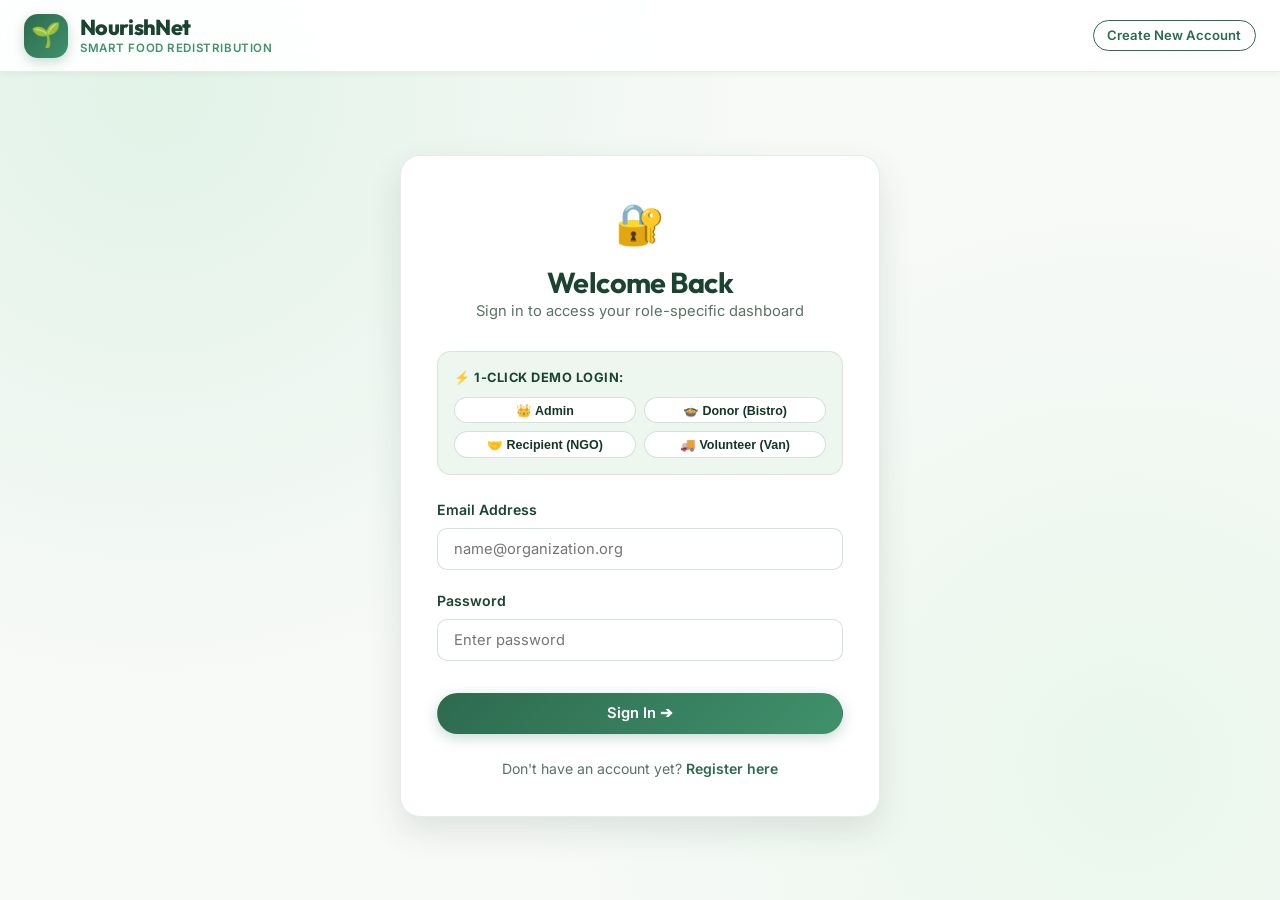
<file: frontend/login.html>
<!DOCTYPE html>
<html lang="en">
<head>
  <meta charset="UTF-8">
  <meta name="viewport" content="width=device-width, initial-scale=1.0">
  <title>Sign In — NourishNet</title>
  
  <link rel="preconnect" href="https://fonts.googleapis.com">
  <link rel="preconnect" href="https://fonts.gstatic.com" crossorigin>
  <link href="https://fonts.googleapis.com/css2?family=Inter:wght@400;500;600;700&family=Outfit:wght@600;700;800&display=swap" rel="stylesheet">
  
  <link rel="stylesheet" href="css/style.css">
  <link rel="stylesheet" href="css/dashboard.css">
  <link rel="stylesheet" href="css/responsive.css">
</head>
<body style="display:flex;flex-direction:column;min-height:100vh;">

  <!-- Simple Header -->
  <header class="site-navbar">
    <div class="navbar-inner">
      <a href="index.html" class="brand-link">
        <div class="brand-icon">🌱</div>
        <div class="brand-text">
          <h1>NourishNet</h1>
          <span>Smart Food Redistribution</span>
        </div>
      </a>
      <a href="register.html" class="btn btn-outline btn-sm">Create New Account</a>
    </div>
  </header>

  <!-- Login Form Container -->
  <main style="flex:1;display:flex;align-items:center;justify-content:center;padding:2.5rem 1.5rem;">
    <div class="card" style="width:100%;max-width:480px;padding:2.25rem;box-shadow:var(--shadow-lg);">
      <div style="text-align:center;margin-bottom:1.75rem;">
        <div style="font-size:2.5rem;margin-bottom:0.5rem;">🔐</div>
        <h2 style="font-size:1.8rem;color:var(--color-forest-dark);">Welcome Back</h2>
        <p style="color:var(--text-muted);font-size:0.92rem;">Sign in to access your role-specific dashboard</p>
      </div>

      <!-- 1-Click Demo Fill Selector -->
      <div style="background:var(--color-pastel-tint);border-radius:var(--radius-md);padding:1rem;margin-bottom:1.5rem;border:1px solid var(--border-subtle);">
        <div style="font-size:0.8rem;font-weight:700;color:var(--color-forest-dark);margin-bottom:0.5rem;text-transform:uppercase;letter-spacing:0.04em;">
          ⚡ 1-Click Demo Login:
        </div>
        <div style="display:grid;grid-template-columns:1fr 1fr;gap:0.5rem;">
          <button type="button" class="btn-demo-pill" onclick="fillAndSubmit('admin@nourishnet.org', 'admin123')">
            👑 Admin
          </button>
          <button type="button" class="btn-demo-pill" onclick="fillAndSubmit('greenbites@restaurant.com', 'donor123')">
            🍲 Donor (Bistro)
          </button>
          <button type="button" class="btn-demo-pill" onclick="fillAndSubmit('hope.shelter@ngo.org', 'recip123')">
            🤝 Recipient (NGO)
          </button>
          <button type="button" class="btn-demo-pill" onclick="fillAndSubmit('alex.driver@volunteer.org', 'volun123')">
            🚚 Volunteer (Van)
          </button>
        </div>
      </div>

      <!-- Main Login Form -->
      <form id="loginForm">
        <div class="form-group">
          <label class="form-label" for="loginEmail">Email Address</label>
          <input type="email" id="loginEmail" class="form-control" placeholder="name@organization.org" required>
        </div>

        <div class="form-group">
          <label class="form-label" for="loginPassword">Password</label>
          <input type="password" id="loginPassword" class="form-control" placeholder="Enter password" required>
        </div>

        <button type="submit" id="loginSubmitBtn" class="btn btn-primary" style="width:100%;margin-top:0.75rem;">
          Sign In ➔
        </button>
      </form>

      <div style="text-align:center;margin-top:1.5rem;font-size:0.88rem;color:var(--text-muted);">
        Don't have an account yet? <a href="register.html" style="font-weight:600;color:var(--color-forest-main);">Register here</a>
      </div>
    </div>
  </main>

  <script src="js/api.js"></script>
  <script src="js/auth.js"></script>
  <script>
    async function fillAndSubmit(email, password) {
      document.getElementById('loginEmail').value = email;
      document.getElementById('loginPassword').value = password;
      await handleLogin();
    }

    async function handleLogin() {
      const email = document.getElementById('loginEmail').value.trim();
      const password = document.getElementById('loginPassword').value;
      const btn = document.getElementById('loginSubmitBtn');

      btn.disabled = true;
      btn.textContent = 'Verifying credentials...';

      try {
        const user = await Auth.login(email, password);
        setTimeout(() => {
          Auth.redirectToDashboard(user.role);
        }, 500);
      } catch (err) {
        btn.disabled = false;
        btn.textContent = 'Sign In ➔';
      }
    }

    document.getElementById('loginForm').addEventListener('submit', (e) => {
      e.preventDefault();
      handleLogin();
    });
  </script>
</body>
</html>
</file>
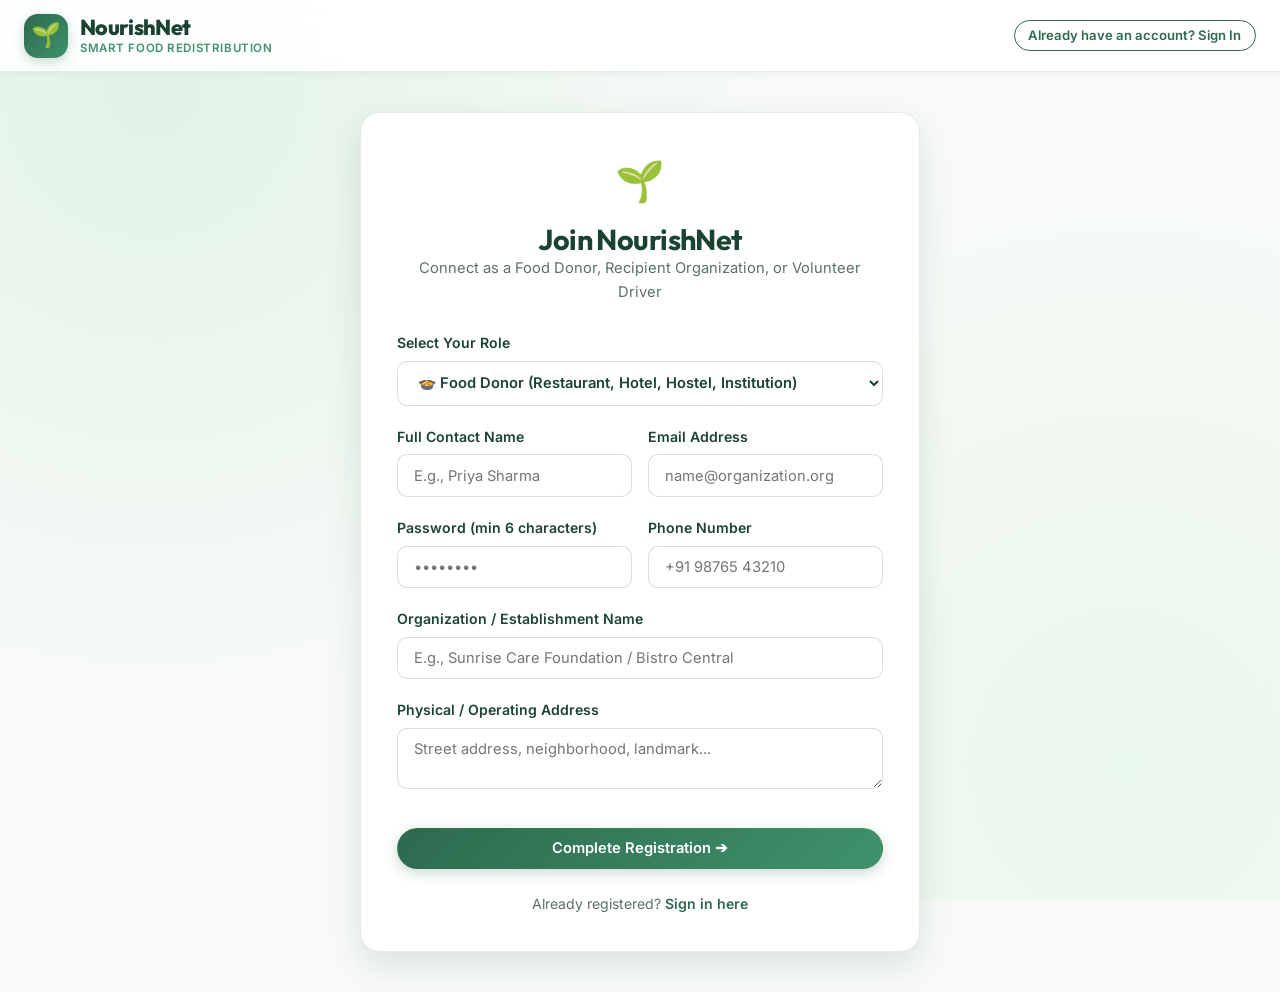
<file: frontend/register.html>
<!DOCTYPE html>
<html lang="en">
<head>
  <meta charset="UTF-8">
  <meta name="viewport" content="width=device-width, initial-scale=1.0">
  <title>Create an Account — NourishNet</title>
  
  <link rel="preconnect" href="https://fonts.googleapis.com">
  <link rel="preconnect" href="https://fonts.gstatic.com" crossorigin>
  <link href="https://fonts.googleapis.com/css2?family=Inter:wght@400;500;600;700&family=Outfit:wght@600;700;800&display=swap" rel="stylesheet">
  
  <link rel="stylesheet" href="css/style.css">
  <link rel="stylesheet" href="css/dashboard.css">
  <link rel="stylesheet" href="css/responsive.css">
</head>
<body style="display:flex;flex-direction:column;min-height:100vh;">

  <!-- Header -->
  <header class="site-navbar">
    <div class="navbar-inner">
      <a href="index.html" class="brand-link">
        <div class="brand-icon">🌱</div>
        <div class="brand-text">
          <h1>NourishNet</h1>
          <span>Smart Food Redistribution</span>
        </div>
      </a>
      <a href="login.html" class="btn btn-outline btn-sm">Already have an account? Sign In</a>
    </div>
  </header>

  <!-- Registration Form Container -->
  <main style="flex:1;display:flex;align-items:center;justify-content:center;padding:2.5rem 1.5rem;">
    <div class="card" style="width:100%;max-width:560px;padding:2.25rem;box-shadow:var(--shadow-lg);">
      <div style="text-align:center;margin-bottom:1.75rem;">
        <div style="font-size:2.5rem;margin-bottom:0.5rem;">🌱</div>
        <h2 style="font-size:1.8rem;color:var(--color-forest-dark);">Join NourishNet</h2>
        <p style="color:var(--text-muted);font-size:0.92rem;">Connect as a Food Donor, Recipient Organization, or Volunteer Driver</p>
      </div>

      <form id="registerForm">
        <!-- Role Selection -->
        <div class="form-group">
          <label class="form-label" for="regRole">Select Your Role</label>
          <select id="regRole" class="form-control" required style="font-weight:600;color:var(--color-forest-dark);">
            <option value="DONOR">🍲 Food Donor (Restaurant, Hotel, Hostel, Institution)</option>
            <option value="RECIPIENT">🤝 Food Recipient (Shelter, NGO, Ashram, Community Center)</option>
            <option value="VOLUNTEER">🚚 Volunteer Driver (Transport & Delivery)</option>
          </select>
        </div>

        <div class="form-row">
          <div class="form-group">
            <label class="form-label" for="regName">Full Contact Name</label>
            <input type="text" id="regName" class="form-control" placeholder="E.g., Priya Sharma" required>
          </div>

          <div class="form-group">
            <label class="form-label" for="regEmail">Email Address</label>
            <input type="email" id="regEmail" class="form-control" placeholder="name@organization.org" required>
          </div>
        </div>

        <div class="form-row">
          <div class="form-group">
            <label class="form-label" for="regPassword">Password (min 6 characters)</label>
            <input type="password" id="regPassword" class="form-control" placeholder="••••••••" minlength="6" required>
          </div>

          <div class="form-group">
            <label class="form-label" for="regPhone">Phone Number</label>
            <input type="tel" id="regPhone" class="form-control" placeholder="+91 98765 43210" required>
          </div>
        </div>

        <div class="form-group">
          <label class="form-label" for="regOrg">Organization / Establishment Name</label>
          <input type="text" id="regOrg" class="form-control" placeholder="E.g., Sunrise Care Foundation / Bistro Central">
        </div>

        <div class="form-group">
          <label class="form-label" for="regAddress">Physical / Operating Address</label>
          <textarea id="regAddress" class="form-control" rows="2" placeholder="Street address, neighborhood, landmark..." required></textarea>
        </div>

        <button type="submit" id="regSubmitBtn" class="btn btn-primary" style="width:100%;margin-top:0.75rem;">
          Complete Registration ➔
        </button>
      </form>

      <div style="text-align:center;margin-top:1.5rem;font-size:0.88rem;color:var(--text-muted);">
        Already registered? <a href="login.html" style="font-weight:600;color:var(--color-forest-main);">Sign in here</a>
      </div>
    </div>
  </main>

  <script src="js/api.js"></script>
  <script src="js/auth.js"></script>
  <script>
    // Prefill role if in query params (?role=VOLUNTEER)
    const params = new URLSearchParams(window.location.search);
    const roleParam = params.get('role');
    if (roleParam && document.getElementById('regRole')) {
      document.getElementById('regRole').value = roleParam;
    }

    document.getElementById('registerForm').addEventListener('submit', async (e) => {
      e.preventDefault();
      const btn = document.getElementById('regSubmitBtn');
      btn.disabled = true;
      btn.textContent = 'Creating account...';

      const userData = {
        name: document.getElementById('regName').value.trim(),
        email: document.getElementById('regEmail').value.trim(),
        password: document.getElementById('regPassword').value,
        role: document.getElementById('regRole').value,
        phone: document.getElementById('regPhone').value.trim(),
        organization: document.getElementById('regOrg').value.trim(),
        address: document.getElementById('regAddress').value.trim(),
        latitude: 13.0827,
        longitude: 80.2707
      };

      try {
        const user = await Auth.register(userData);
        setTimeout(() => {
          Auth.redirectToDashboard(user.role);
        }, 500);
      } catch (err) {
        btn.disabled = false;
        btn.textContent = 'Complete Registration ➔';
      }
    });
  </script>
</body>
</html>
</file>
<file: frontend/css/style.css>
/* ==========================================================================
   NourishNet — Smart Food Redistribution & Waste Management System
   Design System & Core Styling
   Palette: Nature-inspired pastel green, soft mint, warm cream, crisp white, 
            and deep forest green headings.
   ========================================================================== */

:root {
  /* Nature & Eco Pastel Palette */
  --color-forest-dark: #1b4332;
  --color-forest-main: #2d6a4f;
  --color-green-emerald: #40916c;
  --color-green-mint: #52b788;
  --color-green-soft: #74c69d;
  --color-pastel-sage: #95d5b2;
  --color-pastel-mint: #b7e4c7;
  --color-pastel-subtle: #d8f3dc;
  --color-pastel-tint: #edf7f0;

  /* Neutrals: Cream & Soft Ivory */
  --bg-body: #f8faf8;
  --bg-cream: #fbfbf9;
  --bg-surface: #ffffff;
  --bg-surface-glass: rgba(255, 255, 255, 0.92);
  --bg-card: #ffffff;
  --bg-subtle: #f0f7f2;

  /* Typography Colors */
  --text-heading: #143627;
  --text-body: #2b3a33;
  --text-muted: #5c7166;
  --text-light: #839a8f;

  /* Functional Status Colors */
  --status-available-bg: #e8f5e9;
  --status-available-text: #1e7e34;
  --status-allocated-bg: #e3f2fd;
  --status-allocated-text: #1565c0;
  --status-transit-bg: #fff8e1;
  --status-transit-text: #b78103;
  --status-delivered-bg: #ede7f6;
  --status-delivered-text: #5e35b1;
  --status-expired-bg: #ffebee;
  --status-expired-text: #c62828;
  --status-cancelled-bg: #eceff1;
  --status-cancelled-text: #546e7a;

  /* Typography */
  --font-heading: 'Outfit', -apple-system, BlinkMacSystemFont, 'Segoe UI', Roboto, sans-serif;
  --font-body: 'Inter', -apple-system, BlinkMacSystemFont, 'Segoe UI', Roboto, sans-serif;

  /* Borders & Shadows */
  --border-subtle: rgba(45, 106, 79, 0.12);
  --border-focus: rgba(45, 106, 79, 0.4);
  --shadow-sm: 0 2px 6px rgba(27, 67, 50, 0.05);
  --shadow-md: 0 6px 18px rgba(27, 67, 50, 0.08);
  --shadow-lg: 0 14px 34px rgba(27, 67, 50, 0.12);
  --shadow-elevated: 0 20px 40px rgba(27, 67, 50, 0.14);

  /* Radii & Transitions */
  --radius-xs: 6px;
  --radius-sm: 10px;
  --radius-md: 14px;
  --radius-lg: 20px;
  --radius-xl: 28px;
  --radius-pill: 9999px;
  --transition: all 0.22s cubic-bezier(0.4, 0, 0.2, 1);
}

/* Base Reset */
*, *::before, *::after {
  box-sizing: border-box;
  margin: 0;
  padding: 0;
}

body {
  font-family: var(--font-body);
  background-color: var(--bg-body);
  background-image: 
    radial-gradient(circle at 12% 10%, rgba(183, 228, 199, 0.35) 0%, transparent 45%),
    radial-gradient(circle at 88% 85%, rgba(216, 243, 220, 0.45) 0%, transparent 45%);
  background-attachment: fixed;
  color: var(--text-body);
  min-height: 100vh;
  line-height: 1.6;
  -webkit-font-smoothing: antialiased;
}

h1, h2, h3, h4, h5, h6 {
  font-family: var(--font-heading);
  color: var(--text-heading);
  font-weight: 700;
  line-height: 1.25;
  letter-spacing: -0.02em;
}

a {
  color: var(--color-forest-main);
  text-decoration: none;
  transition: var(--transition);
}

a:hover {
  color: var(--color-forest-dark);
}

img {
  max-width: 100%;
  height: auto;
  display: block;
}

/* ==========================================================================
   NAVIGATION BAR & GLOBAL HEADER
   ========================================================================== */

.site-navbar {
  position: sticky;
  top: 0;
  z-index: 1000;
  background: var(--bg-surface-glass);
  backdrop-filter: blur(12px);
  -webkit-backdrop-filter: blur(12px);
  border-bottom: 1px solid var(--border-subtle);
  box-shadow: var(--shadow-sm);
}

.navbar-inner {
  max-width: 1280px;
  margin: 0 auto;
  padding: 0.85rem 1.5rem;
  display: flex;
  align-items: center;
  justify-content: space-between;
}

.brand-link {
  display: flex;
  align-items: center;
  gap: 0.75rem;
  text-decoration: none;
}

.brand-icon {
  width: 44px;
  height: 44px;
  background: linear-gradient(135deg, var(--color-forest-main), var(--color-green-emerald));
  border-radius: var(--radius-md);
  display: flex;
  align-items: center;
  justify-content: center;
  font-size: 1.5rem;
  box-shadow: 0 4px 12px rgba(45, 106, 79, 0.25);
  transition: transform 0.2s ease;
}

.brand-link:hover .brand-icon {
  transform: scale(1.05);
}

.brand-text h1 {
  font-size: 1.35rem;
  font-weight: 800;
  color: var(--color-forest-dark);
  letter-spacing: -0.03em;
  margin: 0;
}

.brand-text span {
  font-size: 0.72rem;
  font-weight: 600;
  text-transform: uppercase;
  letter-spacing: 0.05em;
  color: var(--color-green-emerald);
  display: block;
  margin-top: -2px;
}

.nav-links {
  display: flex;
  align-items: center;
  gap: 1.5rem;
  list-style: none;
}

.nav-link {
  font-weight: 500;
  font-size: 0.95rem;
  color: var(--text-muted);
  padding: 0.4rem 0.6rem;
  border-radius: var(--radius-xs);
  transition: var(--transition);
}

.nav-link:hover, .nav-link.active {
  color: var(--color-forest-dark);
  background-color: var(--color-pastel-subtle);
}

.nav-actions {
  display: flex;
  align-items: center;
  gap: 0.85rem;
}

/* ==========================================================================
   BUTTONS & BADGES
   ========================================================================== */

.btn {
  display: inline-flex;
  align-items: center;
  justify-content: center;
  gap: 0.5rem;
  font-family: var(--font-body);
  font-weight: 600;
  font-size: 0.92rem;
  padding: 0.65rem 1.35rem;
  border-radius: var(--radius-pill);
  border: 1px solid transparent;
  cursor: pointer;
  transition: var(--transition);
  text-decoration: none;
  line-height: 1.2;
}

.btn-primary {
  background: linear-gradient(135deg, var(--color-forest-main), var(--color-green-emerald));
  color: #ffffff;
  box-shadow: 0 4px 14px rgba(45, 106, 79, 0.25);
}

.btn-primary:hover {
  background: linear-gradient(135deg, var(--color-forest-dark), var(--color-forest-main));
  color: #ffffff;
  box-shadow: 0 6px 18px rgba(45, 106, 79, 0.35);
  transform: translateY(-1px);
}

.btn-secondary {
  background: var(--color-pastel-subtle);
  color: var(--color-forest-dark);
  border-color: rgba(45, 106, 79, 0.18);
}

.btn-secondary:hover {
  background: var(--color-pastel-mint);
  color: var(--color-forest-dark);
  transform: translateY(-1px);
}

.btn-outline {
  background: transparent;
  color: var(--color-forest-main);
  border-color: var(--color-forest-main);
}

.btn-outline:hover {
  background: var(--color-pastel-subtle);
  color: var(--color-forest-dark);
}

.btn-sm {
  font-size: 0.82rem;
  padding: 0.4rem 0.85rem;
}

.btn-lg {
  font-size: 1.05rem;
  padding: 0.85rem 1.85rem;
}

/* Status Badges */
.badge {
  display: inline-flex;
  align-items: center;
  gap: 0.35rem;
  font-size: 0.75rem;
  font-weight: 700;
  padding: 0.28rem 0.7rem;
  border-radius: var(--radius-pill);
  text-transform: uppercase;
  letter-spacing: 0.04em;
}

.badge-available {
  background: var(--status-available-bg);
  color: var(--status-available-text);
  border: 1px solid rgba(40, 167, 69, 0.25);
}

.badge-partially-allocated {
  background: #e0f2fe;
  color: #0369a1;
  border: 1px solid rgba(2, 132, 199, 0.25);
}

.badge-fully-allocated {
  background: var(--status-allocated-bg);
  color: var(--status-allocated-text);
  border: 1px solid rgba(21, 101, 192, 0.25);
}

.badge-assigned {
  background: #fef3c7;
  color: #b45309;
  border: 1px solid rgba(217, 119, 6, 0.25);
}

.badge-picked-up {
  background: #fef9c3;
  color: #a16207;
  border: 1px solid rgba(202, 138, 4, 0.25);
}

.badge-delivered {
  background: var(--status-delivered-bg);
  color: var(--status-delivered-text);
  border: 1px solid rgba(94, 53, 177, 0.25);
}

.badge-expired {
  background: var(--status-expired-bg);
  color: var(--status-expired-text);
  border: 1px solid rgba(198, 40, 40, 0.25);
}

.badge-cancelled {
  background: var(--status-cancelled-bg);
  color: var(--status-cancelled-text);
  border: 1px solid rgba(84, 110, 122, 0.25);
}

/* Transport Policy Badge */
.policy-badge {
  display: inline-flex;
  align-items: center;
  gap: 0.4rem;
  font-size: 0.78rem;
  font-weight: 600;
  padding: 0.35rem 0.75rem;
  border-radius: var(--radius-sm);
  line-height: 1.3;
}

.policy-local {
  background: #e8f5e9;
  color: #1b5e20;
  border: 1px solid #c8e6c9;
}

.policy-extended {
  background: #fff3e0;
  color: #e65100;
  border: 1px solid #ffe0b2;
}

/* ==========================================================================
   CARDS & CONTAINERS
   ========================================================================== */

.card {
  background: var(--bg-card);
  border: 1px solid var(--border-subtle);
  border-radius: var(--radius-lg);
  box-shadow: var(--shadow-sm);
  padding: 1.5rem;
  transition: var(--transition);
}

.card:hover {
  box-shadow: var(--shadow-md);
  border-color: rgba(45, 106, 79, 0.2);
}

.card-header {
  display: flex;
  align-items: center;
  justify-content: space-between;
  margin-bottom: 1.25rem;
}

.card-title {
  font-size: 1.15rem;
  color: var(--text-heading);
  display: flex;
  align-items: center;
  gap: 0.5rem;
}

/* ==========================================================================
   LANDING PAGE HERO SECTION
   ========================================================================== */

.hero-section {
  max-width: 1280px;
  margin: 2rem auto;
  padding: 3rem 1.5rem 4rem;
  display: grid;
  grid-template-columns: 1.15fr 0.85fr;
  align-items: center;
  gap: 3.5rem;
}

.hero-tag {
  display: inline-flex;
  align-items: center;
  gap: 0.5rem;
  background: var(--color-pastel-subtle);
  color: var(--color-forest-dark);
  font-size: 0.85rem;
  font-weight: 700;
  padding: 0.4rem 1rem;
  border-radius: var(--radius-pill);
  margin-bottom: 1.25rem;
  border: 1px solid rgba(45, 106, 79, 0.2);
}

.hero-title {
  font-size: 3.4rem;
  font-weight: 800;
  color: var(--color-forest-dark);
  line-height: 1.12;
  margin-bottom: 1.25rem;
  letter-spacing: -0.03em;
}

.hero-title span {
  color: var(--color-green-emerald);
}

.hero-subtitle {
  font-size: 1.15rem;
  color: var(--text-muted);
  line-height: 1.65;
  margin-bottom: 2rem;
  max-width: 580px;
}

.hero-cta-group {
  display: flex;
  flex-wrap: wrap;
  gap: 1rem;
  margin-bottom: 2.5rem;
}

.hero-metrics {
  display: flex;
  align-items: center;
  gap: 2rem;
  padding-top: 1.5rem;
  border-top: 1px solid var(--border-subtle);
}

.metric-item h4 {
  font-size: 1.85rem;
  color: var(--color-forest-dark);
  font-weight: 800;
}

.metric-item p {
  font-size: 0.82rem;
  color: var(--text-muted);
  font-weight: 500;
}

.hero-card-display {
  position: relative;
}

.hero-graphic-card {
  background: linear-gradient(145deg, #ffffff, var(--color-pastel-tint));
  border: 1px solid rgba(45, 106, 79, 0.15);
  border-radius: var(--radius-xl);
  padding: 2rem;
  box-shadow: var(--shadow-lg);
  position: relative;
  overflow: hidden;
}

.hero-graphic-card::before {
  content: '';
  position: absolute;
  top: -40px;
  right: -40px;
  width: 140px;
  height: 140px;
  background: var(--color-pastel-mint);
  border-radius: 50%;
  opacity: 0.5;
  filter: blur(30px);
}

/* ==========================================================================
   WORKFLOW STEPS & FEATURES
   ========================================================================== */

.section-container {
  max-width: 1280px;
  margin: 0 auto;
  padding: 4.5rem 1.5rem;
}

.section-header {
  text-align: center;
  max-width: 680px;
  margin: 0 auto 3.5rem;
}

.section-badge {
  display: inline-block;
  background: var(--color-pastel-subtle);
  color: var(--color-forest-dark);
  font-size: 0.78rem;
  font-weight: 700;
  text-transform: uppercase;
  letter-spacing: 0.08em;
  padding: 0.35rem 0.9rem;
  border-radius: var(--radius-pill);
  margin-bottom: 0.75rem;
}

.section-title {
  font-size: 2.25rem;
  color: var(--color-forest-dark);
  margin-bottom: 0.85rem;
}

.section-subtitle {
  font-size: 1.05rem;
  color: var(--text-muted);
}

.steps-grid {
  display: grid;
  grid-template-columns: repeat(auto-fit, minmax(260px, 1fr));
  gap: 1.75rem;
}

.step-card {
  background: #ffffff;
  border: 1px solid var(--border-subtle);
  border-radius: var(--radius-lg);
  padding: 2rem;
  box-shadow: var(--shadow-sm);
  position: relative;
  transition: var(--transition);
}

.step-card:hover {
  transform: translateY(-4px);
  box-shadow: var(--shadow-md);
  border-color: var(--color-green-mint);
}

.step-number {
  width: 36px;
  height: 36px;
  background: var(--color-forest-main);
  color: #ffffff;
  border-radius: var(--radius-sm);
  display: flex;
  align-items: center;
  justify-content: center;
  font-weight: 700;
  font-size: 0.95rem;
  margin-bottom: 1.25rem;
}

.step-icon {
  font-size: 2.2rem;
  margin-bottom: 0.75rem;
}

.step-card h3 {
  font-size: 1.25rem;
  margin-bottom: 0.6rem;
}

.step-card p {
  font-size: 0.92rem;
  color: var(--text-muted);
  line-height: 1.6;
}

/* Features Grid */
.features-grid {
  display: grid;
  grid-template-columns: repeat(auto-fit, minmax(340px, 1fr));
  gap: 2rem;
}

.feature-box {
  background: #ffffff;
  border: 1px solid var(--border-subtle);
  border-radius: var(--radius-lg);
  padding: 2rem;
  box-shadow: var(--shadow-sm);
  transition: var(--transition);
  display: flex;
  gap: 1.25rem;
}

.feature-box:hover {
  box-shadow: var(--shadow-md);
  border-color: rgba(45, 106, 79, 0.25);
  transform: translateY(-2px);
}

.feature-icon-wrapper {
  width: 56px;
  height: 56px;
  flex-shrink: 0;
  background: var(--color-pastel-subtle);
  border-radius: var(--radius-md);
  display: flex;
  align-items: center;
  justify-content: center;
  font-size: 1.8rem;
  color: var(--color-forest-dark);
}

.feature-content h3 {
  font-size: 1.2rem;
  margin-bottom: 0.5rem;
}

.feature-content p {
  font-size: 0.92rem;
  color: var(--text-muted);
  line-height: 1.6;
}

/* ==========================================================================
   DEMO ACCOUNT QUICK SWITCHER BAR
   ========================================================================== */

.demo-account-bar {
  background: var(--color-pastel-tint);
  border-bottom: 1px solid var(--border-subtle);
  padding: 0.65rem 1.5rem;
  display: flex;
  align-items: center;
  justify-content: space-between;
  flex-wrap: wrap;
  gap: 0.75rem;
  font-size: 0.85rem;
}

.demo-account-label {
  display: flex;
  align-items: center;
  gap: 0.4rem;
  font-weight: 700;
  color: var(--color-forest-dark);
}

.demo-btn-group {
  display: flex;
  align-items: center;
  gap: 0.5rem;
  flex-wrap: wrap;
}

.btn-demo-pill {
  font-size: 0.78rem;
  font-weight: 600;
  padding: 0.3rem 0.75rem;
  background: #ffffff;
  border: 1px solid rgba(45, 106, 79, 0.2);
  border-radius: var(--radius-pill);
  cursor: pointer;
  color: var(--text-heading);
  transition: var(--transition);
}

.btn-demo-pill:hover {
  background: var(--color-forest-main);
  color: #ffffff;
  border-color: var(--color-forest-main);
}

/* ==========================================================================
   FOOTER
   ========================================================================== */

.site-footer {
  background: #143627;
  color: #e2ede7;
  padding: 4.5rem 1.5rem 2rem;
  border-top: 1px solid rgba(255, 255, 255, 0.08);
}

.footer-inner {
  max-width: 1280px;
  margin: 0 auto;
  display: grid;
  grid-template-columns: 1.6fr 1fr 1fr 1fr;
  gap: 3.5rem;
  margin-bottom: 3.5rem;
}

.footer-brand h2 {
  color: #ffffff;
  font-size: 1.6rem;
  margin-bottom: 0.75rem;
}

.footer-brand p {
  color: #a8c2b5;
  font-size: 0.92rem;
  line-height: 1.65;
  max-width: 380px;
}

.footer-col h4 {
  color: #ffffff;
  font-size: 1.05rem;
  margin-bottom: 1.25rem;
}

.footer-links {
  list-style: none;
}

.footer-links li {
  margin-bottom: 0.65rem;
}

.footer-links a {
  color: #a8c2b5;
  font-size: 0.9rem;
  transition: var(--transition);
}

.footer-links a:hover {
  color: var(--color-pastel-mint);
  padding-left: 3px;
}

.footer-bottom {
  max-width: 1280px;
  margin: 0 auto;
  padding-top: 2rem;
  border-top: 1px solid rgba(255, 255, 255, 0.1);
  display: flex;
  align-items: center;
  justify-content: space-between;
  font-size: 0.85rem;
  color: #8faea1;
}

/* Toast Notifications */
.toast-container {
  position: fixed;
  bottom: 24px;
  right: 24px;
  z-index: 9999;
  display: flex;
  flex-direction: column;
  gap: 10px;
}

.toast {
  background: #ffffff;
  color: var(--text-heading);
  border: 1px solid var(--border-subtle);
  border-left: 5px solid var(--color-forest-main);
  padding: 1rem 1.25rem;
  border-radius: var(--radius-sm);
  box-shadow: var(--shadow-lg);
  font-size: 0.92rem;
  font-weight: 500;
  display: flex;
  align-items: center;
  gap: 0.75rem;
  min-width: 300px;
  max-width: 420px;
  animation: slideIn 0.25s ease-out;
}

.toast.toast-error {
  border-left-color: #dc3545;
}

.toast.toast-success {
  border-left-color: var(--color-forest-main);
}

@keyframes slideIn {
  from { transform: translateX(100%); opacity: 0; }
  to { transform: translateX(0); opacity: 1; }
}
</file>
<file: frontend/css/dashboard.css>
/* ==========================================================================
   NourishNet — Dashboard & Data Visualizations Styling
   Consistent pastel green, mint, cream, and forest green typography.
   ========================================================================== */

.dashboard-wrapper {
  max-width: 1360px;
  margin: 1.5rem auto 3rem;
  padding: 0 1.5rem;
}

.dashboard-header {
  display: flex;
  align-items: center;
  justify-content: space-between;
  flex-wrap: wrap;
  gap: 1.25rem;
  margin-bottom: 2rem;
  padding-bottom: 1.25rem;
  border-bottom: 1px solid var(--border-subtle);
}

.dashboard-title-area h2 {
  font-size: 2rem;
  color: var(--color-forest-dark);
}

.dashboard-title-area p {
  color: var(--text-muted);
  font-size: 0.95rem;
  margin-top: 0.25rem;
}

.dashboard-actions {
  display: flex;
  align-items: center;
  gap: 0.75rem;
}

/* KPI Metrics Grid */
.kpi-grid {
  display: grid;
  grid-template-columns: repeat(auto-fit, minmax(220px, 1fr));
  gap: 1.25rem;
  margin-bottom: 2.25rem;
}

.kpi-card {
  background: #ffffff;
  border: 1px solid var(--border-subtle);
  border-radius: var(--radius-lg);
  padding: 1.5rem;
  box-shadow: var(--shadow-sm);
  transition: var(--transition);
  position: relative;
  overflow: hidden;
}

.kpi-card:hover {
  transform: translateY(-2px);
  box-shadow: var(--shadow-md);
  border-color: rgba(45, 106, 79, 0.25);
}

.kpi-card-header {
  display: flex;
  align-items: center;
  justify-content: space-between;
  margin-bottom: 0.75rem;
}

.kpi-card-title {
  font-size: 0.85rem;
  font-weight: 600;
  color: var(--text-muted);
  text-transform: uppercase;
  letter-spacing: 0.04em;
}

.kpi-icon-pill {
  width: 36px;
  height: 36px;
  border-radius: var(--radius-sm);
  display: flex;
  align-items: center;
  justify-content: center;
  font-size: 1.2rem;
  background: var(--color-pastel-subtle);
  color: var(--color-forest-dark);
}

.kpi-value {
  font-size: 2.2rem;
  font-weight: 800;
  font-family: var(--font-heading);
  color: var(--color-forest-dark);
  line-height: 1.1;
  margin-bottom: 0.35rem;
}

.kpi-unit {
  font-size: 1rem;
  font-weight: 600;
  color: var(--color-green-emerald);
  margin-left: 0.25rem;
}

.kpi-desc {
  font-size: 0.82rem;
  color: var(--text-light);
}

/* Dashboard Filter Bar */
.filter-bar {
  background: #ffffff;
  border: 1px solid var(--border-subtle);
  border-radius: var(--radius-md);
  padding: 1rem 1.25rem;
  margin-bottom: 1.75rem;
  display: flex;
  align-items: center;
  justify-content: space-between;
  flex-wrap: wrap;
  gap: 1rem;
  box-shadow: var(--shadow-sm);
}

.filter-group {
  display: flex;
  align-items: center;
  gap: 0.75rem;
  flex-wrap: wrap;
}

.filter-input, .filter-select {
  padding: 0.55rem 0.95rem;
  border: 1px solid rgba(45, 106, 79, 0.2);
  border-radius: var(--radius-sm);
  font-family: var(--font-body);
  font-size: 0.9rem;
  color: var(--text-body);
  background-color: var(--bg-cream);
  outline: none;
  transition: var(--transition);
}

.filter-input:focus, .filter-select:focus {
  border-color: var(--color-forest-main);
  background-color: #ffffff;
  box-shadow: 0 0 0 3px rgba(45, 106, 79, 0.12);
}

/* Tables */
.table-responsive {
  width: 100%;
  overflow-x: auto;
  background: #ffffff;
  border: 1px solid var(--border-subtle);
  border-radius: var(--radius-lg);
  box-shadow: var(--shadow-sm);
}

.data-table {
  width: 100%;
  border-collapse: collapse;
  text-align: left;
  font-size: 0.92rem;
}

.data-table th {
  background: var(--color-pastel-tint);
  color: var(--color-forest-dark);
  font-weight: 700;
  font-size: 0.82rem;
  text-transform: uppercase;
  letter-spacing: 0.05em;
  padding: 1rem 1.25rem;
  border-bottom: 1px solid var(--border-subtle);
}

.data-table td {
  padding: 1rem 1.25rem;
  border-bottom: 1px solid rgba(45, 106, 79, 0.06);
  color: var(--text-body);
  vertical-align: middle;
}

.data-table tbody tr:hover {
  background: var(--bg-subtle);
}

.data-table tbody tr:last-child td {
  border-bottom: none;
}

/* Forms & Modals */
.form-group {
  margin-bottom: 1.25rem;
}

.form-label {
  display: block;
  font-size: 0.88rem;
  font-weight: 600;
  color: var(--color-forest-dark);
  margin-bottom: 0.4rem;
}

.form-control {
  width: 100%;
  padding: 0.7rem 1rem;
  border: 1px solid rgba(45, 106, 79, 0.2);
  border-radius: var(--radius-sm);
  font-family: var(--font-body);
  font-size: 0.92rem;
  color: var(--text-body);
  background-color: #ffffff;
  outline: none;
  transition: var(--transition);
}

.form-control:focus {
  border-color: var(--color-forest-main);
  box-shadow: 0 0 0 3px rgba(45, 106, 79, 0.12);
}

.form-row {
  display: grid;
  grid-template-columns: repeat(auto-fit, minmax(200px, 1fr));
  gap: 1rem;
}

/* Modals */
.modal-overlay {
  position: fixed;
  top: 0;
  left: 0;
  width: 100%;
  height: 100%;
  background: rgba(20, 54, 39, 0.4);
  backdrop-filter: blur(4px);
  -webkit-backdrop-filter: blur(4px);
  display: flex;
  align-items: center;
  justify-content: center;
  z-index: 2000;
  opacity: 0;
  visibility: hidden;
  transition: var(--transition);
  padding: 1.5rem;
}

.modal-overlay.active {
  opacity: 1;
  visibility: visible;
}

.modal-dialog {
  background: #ffffff;
  border-radius: var(--radius-xl);
  border: 1px solid var(--border-subtle);
  box-shadow: var(--shadow-elevated);
  width: 100%;
  max-width: 620px;
  max-height: 90vh;
  overflow-y: auto;
  transform: translateY(20px);
  transition: var(--transition);
}

.modal-overlay.active .modal-dialog {
  transform: translateY(0);
}

.modal-header {
  padding: 1.5rem 1.75rem 1.25rem;
  border-bottom: 1px solid var(--border-subtle);
  display: flex;
  align-items: center;
  justify-content: space-between;
}

.modal-title {
  font-size: 1.35rem;
  color: var(--color-forest-dark);
}

.modal-close-btn {
  background: transparent;
  border: none;
  font-size: 1.5rem;
  color: var(--text-muted);
  cursor: pointer;
  line-height: 1;
}

.modal-body {
  padding: 1.75rem;
}

.modal-footer {
  padding: 1.25rem 1.75rem;
  border-top: 1px solid var(--border-subtle);
  display: flex;
  align-items: center;
  justify-content: flex-end;
  gap: 0.75rem;
  background: var(--bg-cream);
  border-bottom-left-radius: var(--radius-xl);
  border-bottom-right-radius: var(--radius-xl);
}

/* OTP Display Card */
.otp-card {
  background: linear-gradient(135deg, var(--color-pastel-subtle), #ffffff);
  border: 2px dashed var(--color-forest-main);
  border-radius: var(--radius-lg);
  padding: 1.5rem;
  text-align: center;
  margin: 1.25rem 0;
}

.otp-number {
  font-family: 'Courier New', Courier, monospace;
  font-size: 2.6rem;
  font-weight: 800;
  letter-spacing: 0.25em;
  color: var(--color-forest-dark);
  margin: 0.5rem 0;
}

.otp-note {
  font-size: 0.8rem;
  color: var(--text-muted);
}

/* Graph Visualizer Canvas & Route Node Badges */
.route-visualizer-container {
  background: #ffffff;
  border: 1px solid var(--border-subtle);
  border-radius: var(--radius-xl);
  padding: 1.5rem;
  box-shadow: var(--shadow-sm);
  margin-bottom: 2rem;
}

.graph-canvas-box {
  width: 100%;
  height: 440px;
  background: radial-gradient(circle, rgba(216, 243, 220, 0.4) 1px, #fdfbf7 1px);
  background-size: 24px 24px;
  border-radius: var(--radius-lg);
  border: 1px solid var(--border-subtle);
  position: relative;
  overflow: hidden;
}

.route-sequence-list {
  display: flex;
  align-items: center;
  flex-wrap: wrap;
  gap: 0.75rem;
  margin-top: 1.25rem;
  padding: 1rem;
  background: var(--color-pastel-tint);
  border-radius: var(--radius-md);
  border: 1px solid var(--border-subtle);
}

.route-node-pill {
  display: inline-flex;
  align-items: center;
  gap: 0.4rem;
  background: #ffffff;
  border: 1px solid var(--border-subtle);
  color: var(--color-forest-dark);
  font-weight: 700;
  font-size: 0.85rem;
  padding: 0.4rem 0.85rem;
  border-radius: var(--radius-pill);
  box-shadow: var(--shadow-sm);
}

.route-node-arrow {
  color: var(--color-green-emerald);
  font-weight: 800;
  font-size: 1.1rem;
}
</file>
<file: frontend/css/responsive.css>
/* ==========================================================================
   NourishNet — Responsive Layouts & Breakpoints
   Mobile, Tablet, and Desktop Adaptive Media Queries
   ========================================================================== */

@media (max-width: 1024px) {
  .hero-section {
    grid-template-columns: 1fr;
    gap: 2.5rem;
    padding: 2rem 1.5rem 3rem;
  }

  .hero-title {
    font-size: 2.8rem;
  }

  .footer-inner {
    grid-template-columns: 1fr 1fr;
    gap: 2.5rem;
  }

  .features-grid {
    grid-template-columns: 1fr;
  }
}

@media (max-width: 768px) {
  .site-navbar .navbar-inner {
    flex-wrap: wrap;
    gap: 1rem;
  }

  .nav-links {
    display: none; /* Can be toggled with mobile menu */
    width: 100%;
    flex-direction: column;
    padding-top: 1rem;
    border-top: 1px solid var(--border-subtle);
  }

  .nav-links.active {
    display: flex;
  }

  .hero-title {
    font-size: 2.2rem;
  }

  .hero-subtitle {
    font-size: 1rem;
  }

  .hero-metrics {
    flex-wrap: wrap;
    gap: 1.5rem;
  }

  .kpi-grid {
    grid-template-columns: 1fr;
  }

  .filter-bar {
    flex-direction: column;
    align-items: stretch;
  }

  .filter-group {
    width: 100%;
    flex-direction: column;
    align-items: stretch;
  }

  .filter-input, .filter-select {
    width: 100%;
  }

  .footer-inner {
    grid-template-columns: 1fr;
    gap: 2rem;
  }

  .footer-bottom {
    flex-direction: column;
    gap: 0.75rem;
    text-align: center;
  }

  .dashboard-header {
    flex-direction: column;
    align-items: flex-start;
  }

  .dashboard-actions {
    width: 100%;
    justify-content: flex-start;
    flex-wrap: wrap;
  }
}

@media (max-width: 480px) {
  .hero-cta-group {
    flex-direction: column;
    width: 100%;
  }

  .hero-cta-group .btn {
    width: 100%;
  }

  .brand-text h1 {
    font-size: 1.2rem;
  }

  .modal-dialog {
    padding: 0;
  }

  .modal-header, .modal-body, .modal-footer {
    padding: 1.25rem 1.25rem;
  }
}
</file>
